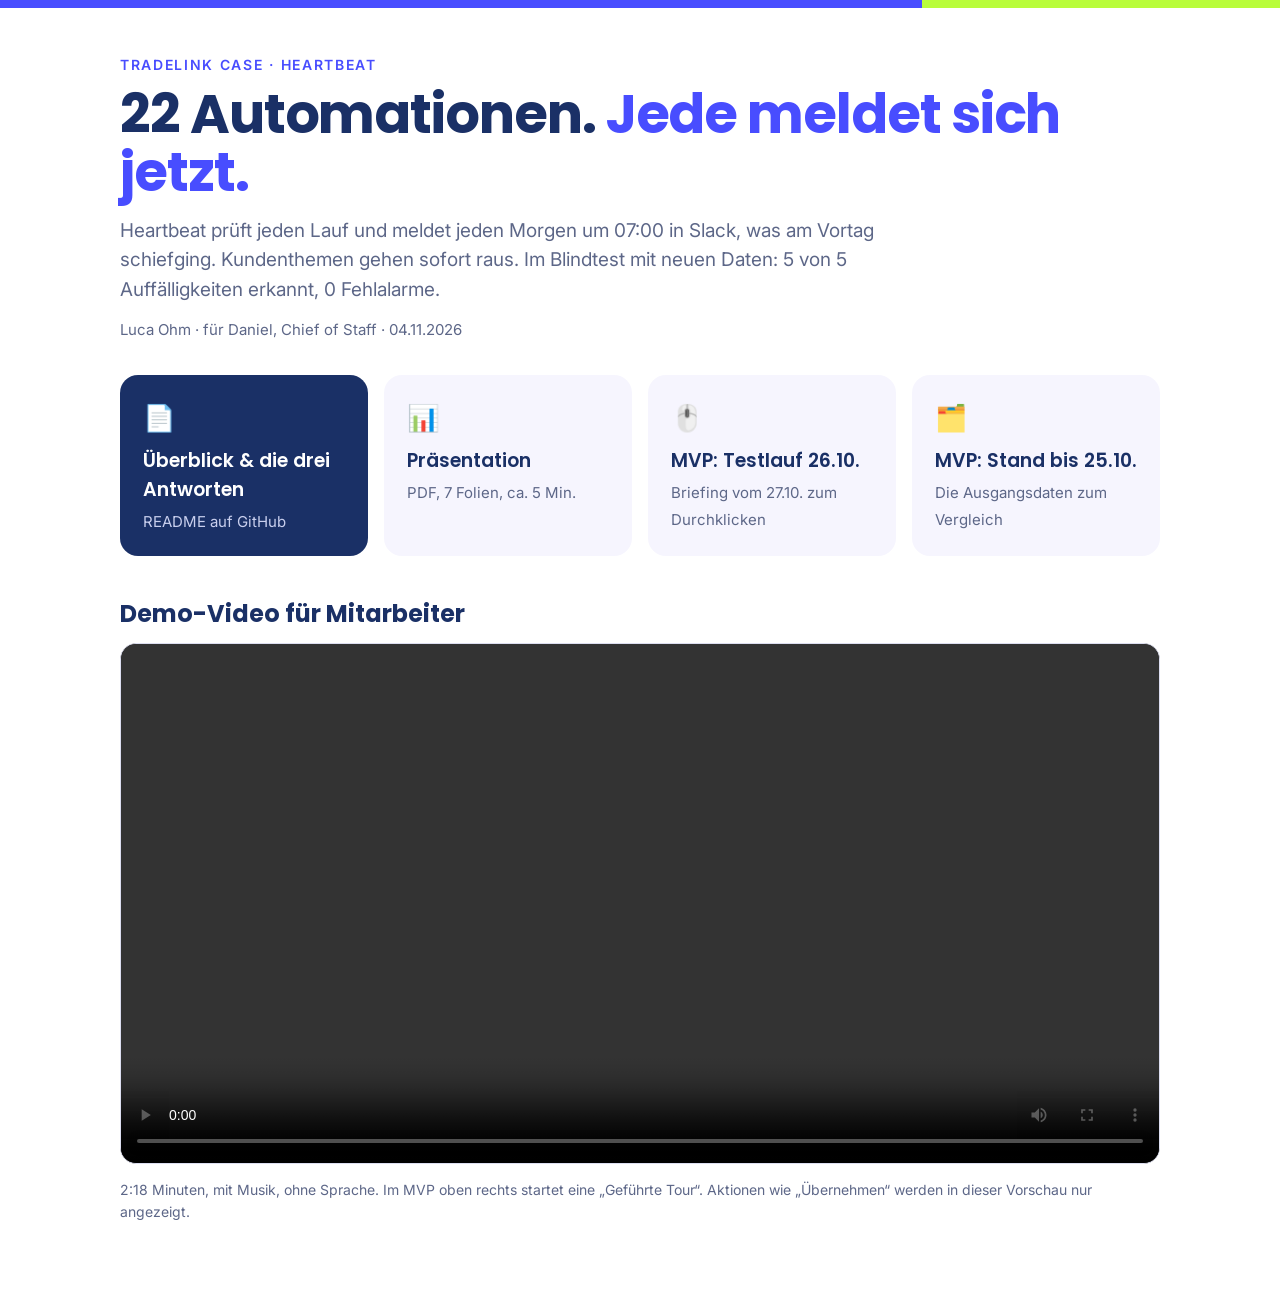
<file: index.html>
<!doctype html>
<html lang="de">
<head>
<meta charset="utf-8">
<meta name="viewport" content="width=device-width, initial-scale=1">
<title>Heartbeat · TradeLink Case</title>
<link href="https://fonts.googleapis.com/css2?family=Poppins:wght@600;700&family=Inter:wght@400;500;600&display=swap" rel="stylesheet">
<style>
:root{--navy:#1A3066;--indigo:#484DFF;--lav:#F6F5FE;--lav2:#ECEBFD;--lime:#B9FD3B;--muted:#5d6788}
*{box-sizing:border-box}
body{margin:0;background:#fff;color:#1d2747;font:17px/1.55 Inter,system-ui,sans-serif}
.top{height:8px;background:linear-gradient(90deg,var(--indigo) 0 72%,var(--lime) 72%)}
main{max-width:1080px;margin:0 auto;padding:48px max(20px,env(safe-area-inset-left)) 64px}
.k{font:600 14px Inter;letter-spacing:.12em;text-transform:uppercase;color:var(--indigo)}
h1{font:700 clamp(34px,5vw,54px)/1.08 Poppins,sans-serif;color:var(--navy);margin:12px 0 14px;letter-spacing:-.02em}
h1 em{font-style:normal;color:var(--indigo)}
.lead{font-size:19px;color:var(--muted);max-width:760px;margin:0}
.who{margin-top:14px;color:var(--muted);font-size:15px}
.grid{display:grid;grid-template-columns:repeat(auto-fit,minmax(240px,1fr));gap:16px;margin:34px 0}
a.c{display:block;text-decoration:none;color:inherit;background:var(--lav);border-radius:18px;padding:22px 22px 20px;border:1px solid transparent;transition:border-color .2s,transform .2s}
a.c:hover{border-color:var(--indigo);transform:translateY(-2px)}
a.c .i{font-size:26px}
a.c b{display:block;font:600 19px Poppins,sans-serif;color:var(--navy);margin:8px 0 4px}
a.c span{font-size:15px;color:var(--muted)}
a.c.main{background:var(--navy)}
a.c.main b{color:#fff}a.c.main span{color:#c9cfee}
h2{font:700 24px Poppins,sans-serif;color:var(--navy);margin:40px 0 12px}
video{width:100%;border-radius:16px;border:1px solid #dcdef0;background:#000}
.note{font-size:14px;color:var(--muted);margin-top:8px}
</style>
</head>
<body>
<div class="top"></div>
<main>
  <div class="k">TradeLink Case · Heartbeat</div>
  <h1>22 Automationen. <em>Jede meldet sich jetzt.</em></h1>
  <p class="lead">Heartbeat prüft jeden Lauf und meldet jeden Morgen um 07:00 in Slack, was am Vortag schiefging. Kundenthemen gehen sofort raus. Im Blindtest mit neuen Daten: 5 von 5 Auffälligkeiten erkannt, 0 Fehlalarme.</p>
  <div class="who">Luca Ohm · für Daniel, Chief of Staff · 04.11.2026</div>

  <div class="grid">
    <a class="c main" href="https://github.com/LucaOhm/TL_Case_04.12_Luca#readme"><div class="i">📄</div><b>Überblick & die drei Antworten</b><span>README auf GitHub</span></a>
    <a class="c" href="ergebnis/Praesentation_Heartbeat.pdf"><div class="i">📊</div><b>Präsentation</b><span>PDF, 7 Folien, ca. 5 Min.</span></a>
    <a class="c" href="ergebnis/MVP_mit_26-10.html"><div class="i">🖱️</div><b>MVP: Testlauf 26.10.</b><span>Briefing vom 27.10. zum Durchklicken</span></a>
    <a class="c" href="ergebnis/MVP_bis_25-10.html"><div class="i">🗂️</div><b>MVP: Stand bis 25.10.</b><span>Die Ausgangsdaten zum Vergleich</span></a>
  </div>

  <h2 id="video">Demo-Video für Mitarbeiter</h2>
  <video controls preload="metadata" src="ergebnis/Demo-Video_Mitarbeiter.mp4"></video>
  <p class="note">2:18 Minuten, mit Musik, ohne Sprache. Im MVP oben rechts startet eine „Geführte Tour“. Aktionen wie „Übernehmen“ werden in dieser Vorschau nur angezeigt.</p>
</main>
</body>
</html>
</file>
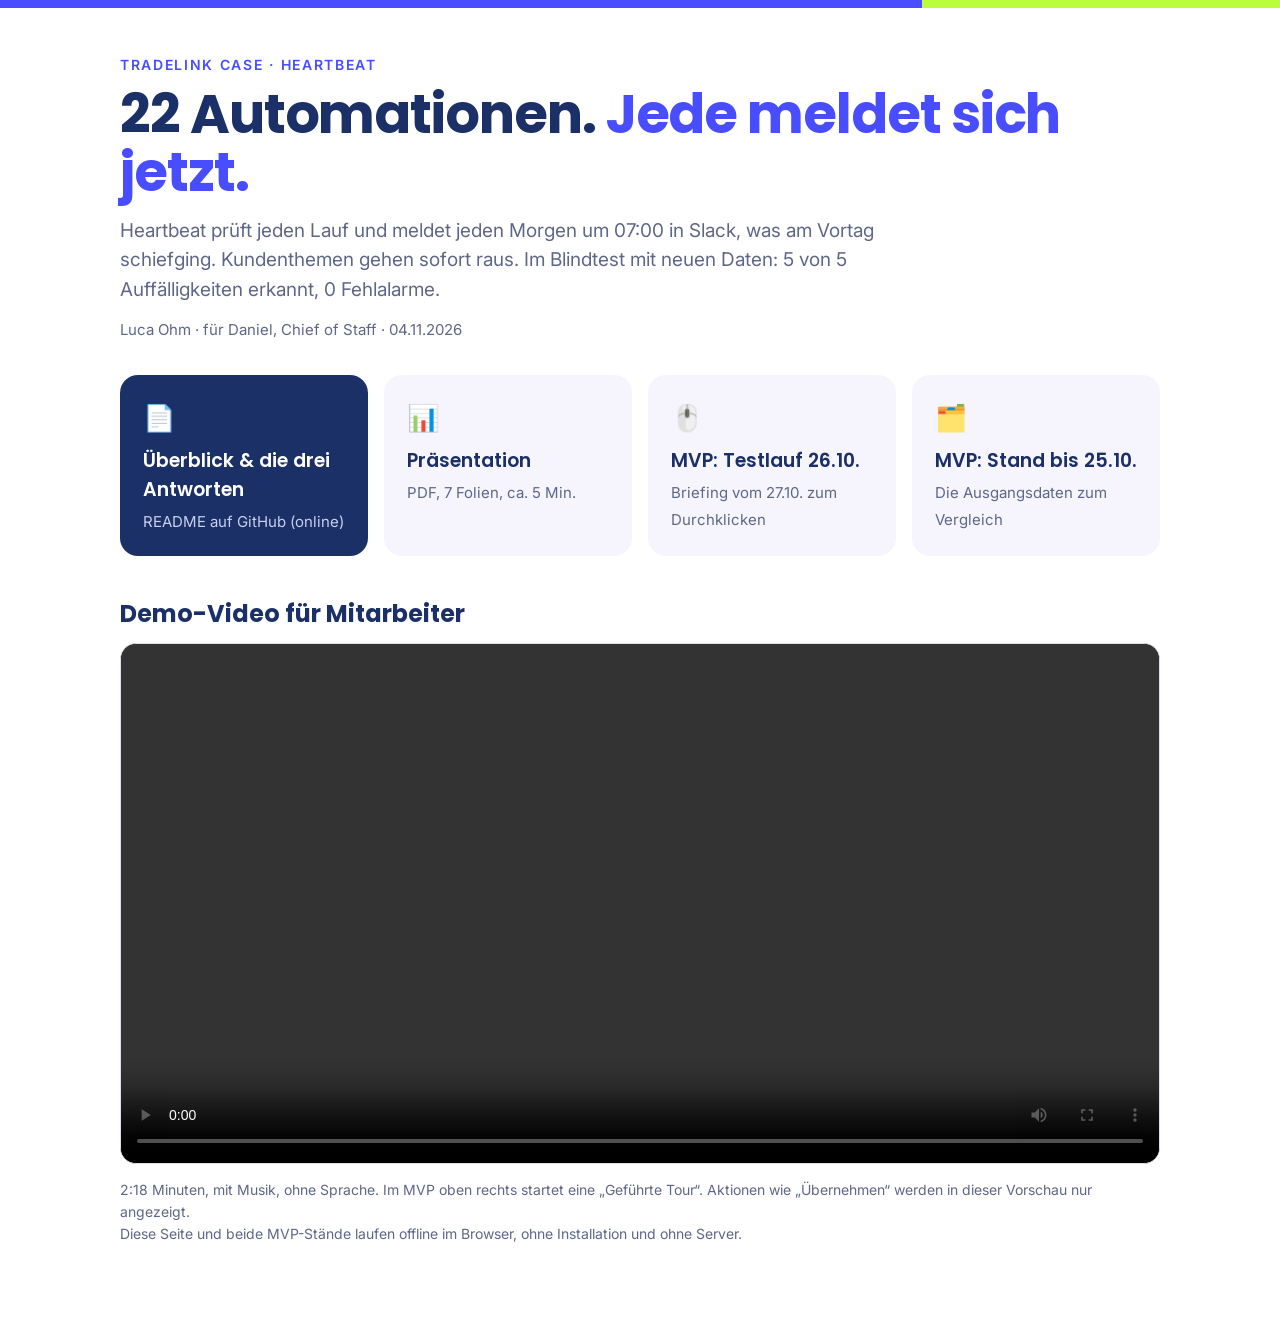
<file: START.html>
<!doctype html>
<html lang="de">
<head>
<meta charset="utf-8">
<meta name="viewport" content="width=device-width, initial-scale=1">
<title>Heartbeat · TradeLink Case</title>
<link href="https://fonts.googleapis.com/css2?family=Poppins:wght@600;700&family=Inter:wght@400;500;600&display=swap" rel="stylesheet">
<style>
:root{--navy:#1A3066;--indigo:#484DFF;--lav:#F6F5FE;--lav2:#ECEBFD;--lime:#B9FD3B;--muted:#5d6788}
*{box-sizing:border-box}
body{margin:0;background:#fff;color:#1d2747;font:17px/1.55 Inter,system-ui,sans-serif}
.top{height:8px;background:linear-gradient(90deg,var(--indigo) 0 72%,var(--lime) 72%)}
main{max-width:1080px;margin:0 auto;padding:48px max(20px,env(safe-area-inset-left)) 64px}
.k{font:600 14px Inter;letter-spacing:.12em;text-transform:uppercase;color:var(--indigo)}
h1{font:700 clamp(34px,5vw,54px)/1.08 Poppins,sans-serif;color:var(--navy);margin:12px 0 14px;letter-spacing:-.02em}
h1 em{font-style:normal;color:var(--indigo)}
.lead{font-size:19px;color:var(--muted);max-width:760px;margin:0}
.who{margin-top:14px;color:var(--muted);font-size:15px}
.grid{display:grid;grid-template-columns:repeat(auto-fit,minmax(240px,1fr));gap:16px;margin:34px 0}
a.c{display:block;text-decoration:none;color:inherit;background:var(--lav);border-radius:18px;padding:22px 22px 20px;border:1px solid transparent;transition:border-color .2s,transform .2s}
a.c:hover{border-color:var(--indigo);transform:translateY(-2px)}
a.c .i{font-size:26px}
a.c b{display:block;font:600 19px Poppins,sans-serif;color:var(--navy);margin:8px 0 4px}
a.c span{font-size:15px;color:var(--muted)}
a.c.main{background:var(--navy)}
a.c.main b{color:#fff}a.c.main span{color:#c9cfee}
h2{font:700 24px Poppins,sans-serif;color:var(--navy);margin:40px 0 12px}
video{width:100%;border-radius:16px;border:1px solid #dcdef0;background:#000}
.note{font-size:14px;color:var(--muted);margin-top:8px}
</style>
</head>
<body>
<div class="top"></div>
<main>
  <div class="k">TradeLink Case · Heartbeat</div>
  <h1>22 Automationen. <em>Jede meldet sich jetzt.</em></h1>
  <p class="lead">Heartbeat prüft jeden Lauf und meldet jeden Morgen um 07:00 in Slack, was am Vortag schiefging. Kundenthemen gehen sofort raus. Im Blindtest mit neuen Daten: 5 von 5 Auffälligkeiten erkannt, 0 Fehlalarme.</p>
  <div class="who">Luca Ohm · für Daniel, Chief of Staff · 04.11.2026</div>

  <div class="grid">
    <a class="c main" href="https://github.com/LucaOhm/TL_Case_04.12_Luca#readme"><div class="i">📄</div><b>Überblick & die drei Antworten</b><span>README auf GitHub (online)</span></a>
    <a class="c" href="ergebnis/Praesentation_Heartbeat.pdf"><div class="i">📊</div><b>Präsentation</b><span>PDF, 7 Folien, ca. 5 Min.</span></a>
    <a class="c" href="ergebnis/MVP_mit_26-10.html"><div class="i">🖱️</div><b>MVP: Testlauf 26.10.</b><span>Briefing vom 27.10. zum Durchklicken</span></a>
    <a class="c" href="ergebnis/MVP_bis_25-10.html"><div class="i">🗂️</div><b>MVP: Stand bis 25.10.</b><span>Die Ausgangsdaten zum Vergleich</span></a>
  </div>

  <h2 id="video">Demo-Video für Mitarbeiter</h2>
  <video controls preload="metadata" src="ergebnis/Demo-Video_Mitarbeiter.mp4"></video>
  <p class="note">2:18 Minuten, mit Musik, ohne Sprache. Im MVP oben rechts startet eine „Geführte Tour“. Aktionen wie „Übernehmen“ werden in dieser Vorschau nur angezeigt.<br>Diese Seite und beide MVP-Stände laufen offline im Browser, ohne Installation und ohne Server.</p>
</main>
</body>
</html>
</file>
